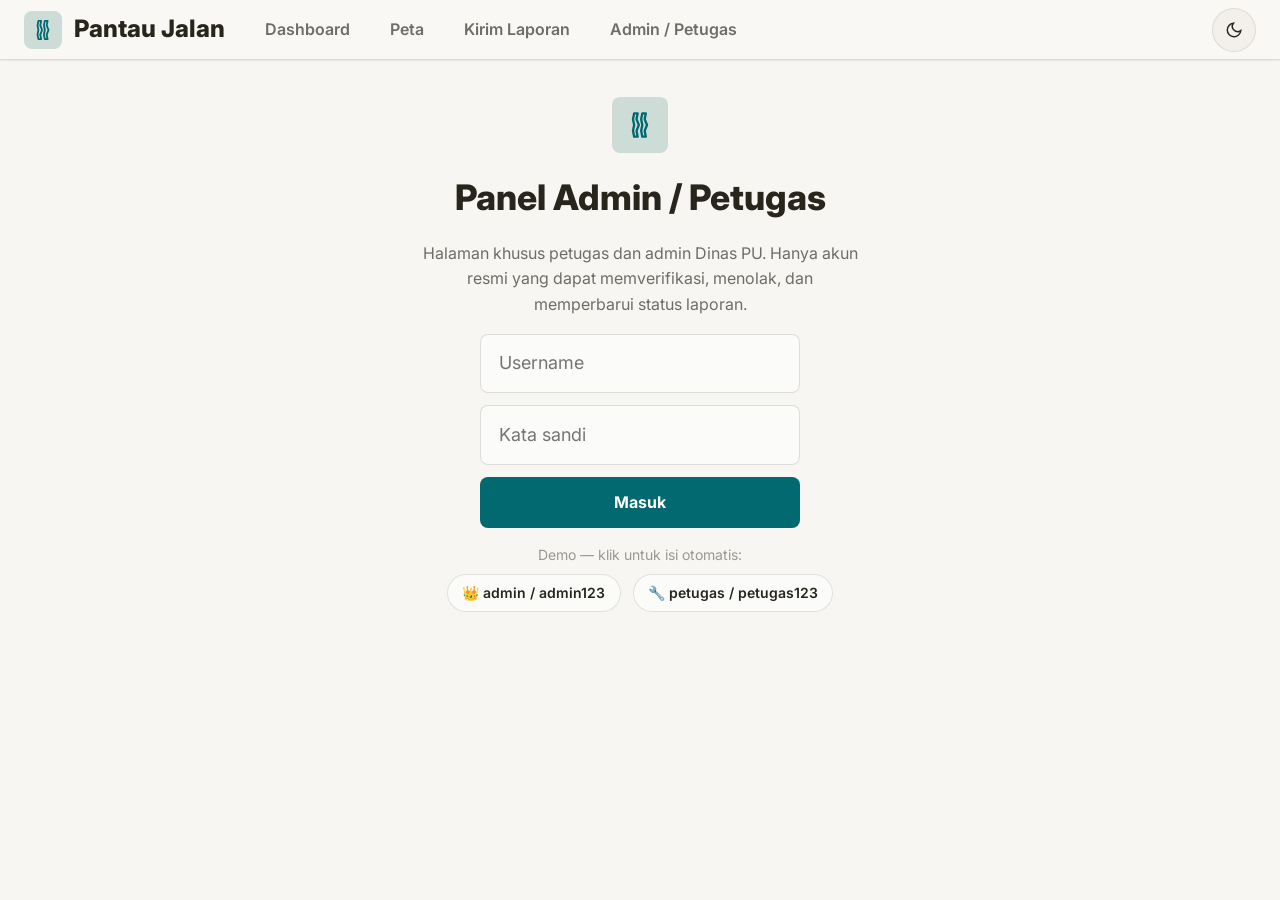
<file: admin.html>
<!DOCTYPE html>
<html lang="id" data-theme="light">
<head>
  <meta charset="UTF-8" />
  <meta name="viewport" content="width=device-width, initial-scale=1.0" />
  <title>Admin / Petugas — Pantau Jalan</title>
  <link rel="preconnect" href="https://fonts.googleapis.com">
  <link rel="preconnect" href="https://fonts.gstatic.com" crossorigin>
  <link href="https://fonts.googleapis.com/css2?family=Inter:wght@400;500;600;700;800&display=swap" rel="stylesheet">
  <link rel="stylesheet" href="assets/style.css" />
  <style>
    .admin-header { display:flex; align-items:center; justify-content:space-between; flex-wrap:wrap; gap:var(--space-4); margin-bottom:var(--space-6); }
    .admin-header h1 { font-size:var(--text-xl); font-weight:800; }
    .stats-grid { display:grid; grid-template-columns:repeat(auto-fit,minmax(180px,1fr)); gap:var(--space-4); margin-bottom:var(--space-6); }
    .stat-card { background:var(--color-surface); border:1px solid rgba(40,37,29,0.08); border-radius:var(--radius-xl); padding:var(--space-5); box-shadow:var(--shadow-sm); }
    .stat-icon { font-size:1.45rem; margin-bottom:var(--space-2); }
    .stat-value { font-size:var(--text-2xl); font-weight:800; line-height:1; margin-bottom:var(--space-1); }
    .stat-label { font-size:var(--text-xs); color:var(--color-text-muted); text-transform:uppercase; letter-spacing:0.07em; font-weight:700; }
    .toolbar { display:flex; align-items:center; gap:var(--space-3); flex-wrap:wrap; padding:var(--space-4) var(--space-5); }
    .toolbar select, .toolbar input { border-radius:var(--radius-md); border:1px solid rgba(40,37,29,0.14); background:var(--color-surface); padding:0.75rem 1rem; font-size:var(--text-sm); }
    .toolbar input { flex:1; min-width:220px; }
    .reports-table-wrap { overflow-x:auto; }
    table { width:100%; border-collapse:collapse; font-size:var(--text-sm); }
    thead { background:var(--color-surface-offset); }
    th { text-align:left; padding:var(--space-3) var(--space-4); font-size:var(--text-xs); text-transform:uppercase; letter-spacing:0.07em; color:var(--color-text-muted); white-space:nowrap; }
    td { padding:var(--space-3) var(--space-4); border-bottom:1px solid var(--color-divider); vertical-align:middle; }
    tr:last-child td { border-bottom:none; }
    tr:hover td { background:var(--color-surface-offset); }
    .action-select { border-radius:var(--radius-sm); border:1px solid rgba(40,37,29,0.12); background:var(--color-surface-2); padding:0.45rem 0.6rem; font-size:var(--text-xs); font-weight:600; cursor:pointer; width:100%; margin-bottom:var(--space-2); }
    .btn-mini { padding:0.5rem 0.75rem; border-radius:var(--radius-sm); font-size:var(--text-xs); font-weight:700; width:100%; text-align:center; }
    .btn-danger { background:rgba(161,44,123,0.1); color:var(--color-error); }
    .btn-danger:hover { background:rgba(161,44,123,0.18); }
    .btn-info { background:var(--color-primary-highlight); color:var(--color-primary); }
    .btn-info:hover { filter:brightness(0.98); }
    .btn-danger-solid { background:var(--color-error); color:#fff; }
    .btn-danger-solid:hover { filter:brightness(0.95); }
    .empty-state { display:flex; flex-direction:column; align-items:center; padding:var(--space-16) var(--space-8); text-align:center; color:var(--color-text-muted); }
    .admin-gate { display:flex; flex-direction:column; align-items:center; justify-content:center; min-height:60dvh; text-align:center; gap:var(--space-4); }
    .admin-gate h2 { font-size:var(--text-xl); font-weight:800; }
    .admin-gate p { color:var(--color-text-muted); max-width:44ch; font-size:var(--text-sm); }
    .login-form { display:flex; flex-direction:column; gap:var(--space-3); width:100%; max-width:320px; }
    .login-form input { border-radius:var(--radius-md); border:1px solid rgba(40,37,29,0.14); background:var(--color-surface-2); padding:0.9rem 1.1rem; font-size:var(--text-base); }
    .accounts-demo { display:flex; gap:var(--space-3); flex-wrap:wrap; justify-content:center; margin-top:var(--space-2); }
    .demo-account-chip { padding:0.4rem 0.9rem; border-radius:var(--radius-full); border:1px solid rgba(40,37,29,0.12); font-size:var(--text-xs); font-weight:600; background:var(--color-surface-2); cursor:pointer; }
    .demo-account-chip:hover { background:var(--color-surface-offset); }
    #admin-content { display:none; }
    .modal-overlay { position:fixed; inset:0; background:rgba(0,0,0,0.45); display:grid; place-items:center; z-index:1000; opacity:0; pointer-events:none; transition:opacity 220ms ease; }
    .modal-overlay.open { opacity:1; pointer-events:all; }
    .modal-box { background:var(--color-surface); border:1px solid rgba(40,37,29,0.1); border-radius:var(--radius-xl); padding:var(--space-8); max-width:460px; width:calc(100% - 2rem); box-shadow:var(--shadow-md); transform:scale(0.96); transition:transform 220ms ease; }
    .modal-overlay.open .modal-box { transform:scale(1); }
    .modal-icon { font-size:2.5rem; margin-bottom:var(--space-4); }
    .modal-box h3 { font-size:var(--text-lg); font-weight:800; margin-bottom:var(--space-2); }
    .modal-box p { color:var(--color-text-muted); font-size:var(--text-sm); margin-bottom:var(--space-5); }
    .modal-actions { display:flex; gap:var(--space-3); justify-content:flex-end; flex-wrap:wrap; }
    .tab-group { display:flex; gap:var(--space-2); border-bottom:2px solid var(--color-divider); margin-bottom:var(--space-2); flex-wrap:wrap; }
    .tab-btn { padding:var(--space-3) var(--space-4); font-size:var(--text-sm); font-weight:700; border-bottom:3px solid transparent; margin-bottom:-2px; color:var(--color-text-muted); border-radius:0; }
    .tab-btn:hover { color:var(--color-text); }
    .tab-btn.active { color:var(--color-primary); border-bottom-color:var(--color-primary); }
    .tab-count { display:inline-flex; align-items:center; justify-content:center; min-width:20px; height:20px; padding:0 6px; border-radius:var(--radius-full); background:var(--color-warning-highlight); color:var(--color-warning); font-size:11px; font-weight:800; margin-left:6px; }
    .tab-count.reject { background:rgba(161,44,123,0.1); color:var(--color-error); }
    .reason-box { margin-top:var(--space-2); padding:var(--space-2) var(--space-3); border-radius:var(--radius-md); background:rgba(161,44,123,0.06); border:1px solid rgba(161,44,123,0.14); font-size:var(--text-xs); color:var(--color-error); max-width:34ch; }
    .pagination { display:flex; align-items:center; justify-content:space-between; gap:var(--space-3); padding:var(--space-4) var(--space-5); flex-wrap:wrap; }
    .pag-btn { padding:0.6rem 0.9rem; border-radius:var(--radius-md); background:var(--color-surface-offset); font-weight:700; }
    .pag-btn:disabled { opacity:0.4; cursor:not-allowed; }
    .pag-info { font-size:var(--text-xs); color:var(--color-text-muted); }
    textarea.reject-textarea { width:100%; min-height:100px; border-radius:var(--radius-md); border:1px solid rgba(40,37,29,0.14); padding:0.85rem 1rem; font-size:var(--text-sm); resize:vertical; background:var(--color-surface-2); margin-bottom:var(--space-3); }
    @media (max-width: 768px) {
      .toolbar { padding:var(--space-4); }
      .stats-grid { grid-template-columns:1fr 1fr; }
      .modal-actions { justify-content:stretch; }
      .modal-actions .btn { width:100%; }
    }
  </style>
  <script>
    (function(){
      var d = localStorage.getItem('theme') || (matchMedia('(prefers-color-scheme:dark)').matches ? 'dark' : 'light');
      document.documentElement.setAttribute('data-theme', d);
    })();
  </script>
</head>
<body>
  <div class="app-shell">
    <nav class="topnav" aria-label="Navigasi utama">
      <a href="index.html" class="nav-brand" aria-label="Pantau Jalan beranda">
        <div class="logo-wrap" aria-hidden="true">
          <svg width="22" height="22" viewBox="0 0 24 24" fill="none" stroke="currentColor" stroke-width="2" stroke-linecap="round" stroke-linejoin="round"><path d="M7 2h3l-1 5 2 5-2 5 1 5H7L6 17l1-5-1-5 1-5Z"/><path d="M14 2h3l-1 5 2 5-2 5 1 5h-3l-1-5 1-5-1-5 1-5Z"/></svg>
        </div>
        Pantau Jalan
      </a>
      <div class="nav-links">
        <a href="index.html"><span class="label">Dashboard</span></a>
        <a href="peta.html"><span class="label">Peta</span></a>
        <a href="laporan.html"><span class="label">Kirim Laporan</span></a>
        <a href="admin.html"><span class="label">Admin / Petugas</span></a>
      </div>
      <div class="nav-end">
        <div id="nav-user-badge"></div>
        <button class="theme-toggle" data-theme-toggle aria-label="Ganti tema">🌙</button>
      </div>
    </nav>

    <main class="page-content">
      <div class="admin-gate" id="admin-gate">
        <div class="logo-wrap" style="width:56px;height:56px;" aria-hidden="true">
          <svg width="28" height="28" viewBox="0 0 24 24" fill="none" stroke="currentColor" stroke-width="2" stroke-linecap="round" stroke-linejoin="round"><path d="M7 2h3l-1 5 2 5-2 5 1 5H7L6 17l1-5-1-5 1-5Z"/><path d="M14 2h3l-1 5 2 5-2 5 1 5h-3l-1-5 1-5-1-5 1-5Z"/></svg>
        </div>
        <h2>Panel Admin / Petugas</h2>
        <p>Halaman khusus petugas dan admin Dinas PU. Hanya akun resmi yang dapat memverifikasi, menolak, dan memperbarui status laporan.</p>
        <form class="login-form" id="login-form" autocomplete="on">
          <input type="text" id="login-username" name="username" placeholder="Username" autocomplete="username" />
          <input type="password" id="login-password" name="password" placeholder="Kata sandi" autocomplete="current-password" />
          <button type="submit" class="btn btn-primary" id="login-btn">Masuk</button>
          <div id="login-error" style="color:var(--color-error);font-size:var(--text-sm);display:none;"></div>
        </form>
        <div>
          <p style="font-size:var(--text-xs);color:var(--color-text-faint);margin-bottom:var(--space-2);">Demo — klik untuk isi otomatis:</p>
          <div class="accounts-demo">
            <button class="demo-account-chip" type="button" data-u="admin" data-p="admin123">👑 admin / admin123</button>
            <button class="demo-account-chip" type="button" data-u="petugas" data-p="petugas123">🔧 petugas / petugas123</button>
          </div>
        </div>
      </div>

      <div id="admin-content">
        <div class="admin-header">
          <div>
            <h1 id="panel-title">Panel Admin</h1>
            <p id="panel-sub">Verifikasi laporan warga, tolak laporan palsu, dan perbarui progres penanganan jalan.</p>
          </div>
          <div style="display:flex;gap:var(--space-3);align-items:center;flex-wrap:wrap;">
            <div id="role-badge-panel"></div>
            <button class="btn btn-secondary" id="demo-btn">+ Data Demo</button>
            <button class="btn btn-ghost" id="logout-btn">Keluar</button>
          </div>
        </div>

        <div id="role-info-box" style="margin-bottom:var(--space-5);"></div>
        <div class="stats-grid" id="stats-grid"></div>

        <div class="card">
          <div class="card-header">
            <div><h2>Kelola Laporan</h2><p>Pisahkan laporan yang menunggu verifikasi, semua laporan aktif, dan laporan yang ditolak.</p></div>
          </div>
          <div class="card-body" style="padding-bottom:0;">
            <div class="tab-group">
              <button class="tab-btn active" data-tab="pending">Perlu Verifikasi <span class="tab-count" id="pending-count">0</span></button>
              <button class="tab-btn" data-tab="all">Semua Laporan</button>
              <button class="tab-btn" data-tab="ditolak">❌ Ditolak <span class="tab-count reject" id="rejected-count">0</span></button>
            </div>
          </div>
          <div class="card-body" style="padding:0;">
            <div class="toolbar">
              <input type="text" id="search-input" placeholder="Cari nama jalan atau deskripsi..." />
              <select id="filter-status">
                <option value="all">Semua status</option>
                <option value="pending">Menunggu verifikasi</option>
                <option value="damaged">Rusak</option>
                <option value="in_progress">Sedang diperbaiki</option>
                <option value="fixed">Selesai diperbaiki</option>
                <option value="reported">Dilaporkan warga</option>
                <option value="ditolak">Ditolak</option>
              </select>
            </div>
            <div class="reports-table-wrap" id="reports-wrap">
              <table aria-label="Tabel laporan">
                <thead>
                  <tr>
                    <th>ID</th>
                    <th>Nama Jalan</th>
                    <th>Deskripsi</th>
                    <th>Pelapor</th>
                    <th>Status</th>
                    <th>Diverifikasi</th>
                    <th>Tanggal</th>
                    <th>Aksi</th>
                  </tr>
                </thead>
                <tbody id="reports-tbody"></tbody>
              </table>
              <div id="pag-container"></div>
            </div>
            <div id="empty-state" class="empty-state" style="display:none;">
              <div style="font-size:2.5rem;margin-bottom:var(--space-3);">📭</div>
              <h3>Tidak ada laporan</h3>
              <p>Tidak ada laporan yang cocok dengan filter ini.</p>
            </div>
          </div>
        </div>
      </div>
    </main>
  </div>

  <div class="modal-overlay" id="delete-modal" role="dialog" aria-modal="true">
    <div class="modal-box">
      <div class="modal-icon">🗑️</div>
      <h3>Hapus laporan ini?</h3>
      <p id="modal-desc">Tindakan ini tidak bisa dibatalkan.</p>
      <div class="modal-actions">
        <button class="btn btn-secondary" id="modal-cancel">Batal</button>
        <button class="btn btn-danger-solid" id="modal-confirm">Ya, hapus</button>
      </div>
    </div>
  </div>

  <div class="modal-overlay" id="reject-modal" role="dialog" aria-modal="true">
    <div class="modal-box">
      <div class="modal-icon">❌</div>
      <h3>Tolak laporan</h3>
      <p>Masukkan alasan penolakan. Alasan ini akan tersimpan sebagai catatan verifikasi.</p>
      <textarea class="reject-textarea" id="reject-reason" placeholder="Contoh: foto tidak sesuai lokasi, laporan duplikat, atau data palsu."></textarea>
      <div id="reject-error" style="display:none;color:var(--color-error);font-size:var(--text-xs);margin-bottom:var(--space-3);"></div>
      <div class="modal-actions">
        <button class="btn btn-secondary" id="reject-cancel">Batal</button>
        <button class="btn btn-danger-solid" id="reject-confirm">Tolak laporan</button>
      </div>
    </div>
  </div>

  <script src="assets/store.js"></script>
  <script src="assets/api.js"></script>
  <script src="assets/nav.js"></script>
  <script src="assets/utils.js"></script>
  <script>
    (function(){
      var r = document.documentElement;
      var d = localStorage.getItem('theme') || (matchMedia('(prefers-color-scheme:dark)').matches ? 'dark' : 'light');
      r.setAttribute('data-theme', d);
      var SVG_SUN  = '<svg width="18" height="18" viewBox="0 0 24 24" fill="none" stroke="currentColor" stroke-width="2"><circle cx="12" cy="12" r="5"/><path d="M12 1v2M12 21v2M4.22 4.22l1.42 1.42M18.36 18.36l1.42 1.42M1 12h2M21 12h2M4.22 19.78l1.42-1.42M18.36 5.64l1.42-1.42"/></svg>';
      var SVG_MOON = '<svg width="18" height="18" viewBox="0 0 24 24" fill="none" stroke="currentColor" stroke-width="2"><path d="M21 12.79A9 9 0 1 1 11.21 3 7 7 0 0 0 21 12.79z"/></svg>';
      var t = document.querySelector('[data-theme-toggle]');
      if (t) {
        t.innerHTML = d === 'dark' ? SVG_SUN : SVG_MOON;
        t.addEventListener('click', function(){
          d = d === 'dark' ? 'light' : 'dark';
          r.setAttribute('data-theme', d);
          localStorage.setItem('theme', d);
          t.innerHTML = d === 'dark' ? SVG_SUN : SVG_MOON;
        });
      }
    })();

    if (typeof initNav === 'function') initNav();
    if (typeof initMobileNav === 'function') initMobileNav();
    if (typeof OfflineIndicator !== 'undefined') OfflineIndicator.init();

    const loginPanel = document.getElementById('admin-gate');
    const mainPanel  = document.getElementById('admin-content');
    const tbody      = document.getElementById('reports-tbody');
    const emptyState = document.getElementById('empty-state');
    const reportsWrap= document.getElementById('reports-wrap');
    const deleteModal= document.getElementById('delete-modal');
    const rejectModal= document.getElementById('reject-modal');
    let currentTab = 'pending';
    let filterStatus = 'all';
    let searchQuery = '';
    let currentPage = 1;
    const PER_PAGE = 10;
    let pendingDeleteId = null;
    let pendingRejectId = null;

    function showLogin() { loginPanel.style.display = 'flex'; mainPanel.style.display = 'none'; }
    function showMain()  { loginPanel.style.display = 'none'; mainPanel.style.display = 'block'; }

    function renderRoleInfo() {
      const user = Auth.getUser();
      if (!user) return;
      document.getElementById('panel-title').textContent = user.role === 'admin' ? 'Panel Admin' : 'Panel Petugas';
      document.getElementById('role-badge-panel').innerHTML = '<span class="nav-role-badge nav-role-'+user.role+'">'+user.role.charAt(0).toUpperCase()+user.role.slice(1)+'</span> <strong>'+user.name+'</strong>';
      const box = document.getElementById('role-info-box');
      if (user.role === 'admin') {
        box.innerHTML = '<div style="padding:var(--space-3) var(--space-4);background:rgba(161,44,123,0.06);border:1px solid rgba(161,44,123,0.2);border-radius:var(--radius-md);font-size:var(--text-xs);font-weight:600;color:var(--color-error);">🔐 Mode Admin — bisa verifikasi, menolak laporan, memperbarui status, dan menghapus laporan permanen.</div>';
      } else {
        box.innerHTML = '<div style="padding:var(--space-3) var(--space-4);background:rgba(1,105,111,0.06);border:1px solid rgba(1,105,111,0.2);border-radius:var(--radius-md);font-size:var(--text-xs);font-weight:600;color:var(--color-primary);">🛡 Mode Petugas — bisa verifikasi, menolak laporan, dan memperbarui status. Fitur hapus permanen hanya untuk admin.</div>';
      }
    }

    function getData() {
      let data = Store.getAll().slice();
      if (currentTab === 'pending') data = data.filter(i => i.status === 'pending');
      if (currentTab === 'ditolak') data = data.filter(i => i.status === 'ditolak');
      if (currentTab === 'all') data = data.filter(i => i.status !== 'pending' && i.status !== 'ditolak');
      if (filterStatus !== 'all') data = data.filter(i => i.status === filterStatus);
      if (searchQuery.trim()) {
        const q = searchQuery.toLowerCase();
        data = data.filter(i => (i.roadName || '').toLowerCase().includes(q) || (i.description || '').toLowerCase().includes(q));
      }
      return data.sort((a,b) => new Date(b.createdAt || 0) - new Date(a.createdAt || 0));
    }

    function renderStats() {
      const stats = Store.getStats ? Store.getStats() : { total:0, pending:0, damaged:0, progress:0, fixed:0 };
      const rejected = Store.getAll().filter(r => r.status === 'ditolak').length;
      document.getElementById('pending-count').textContent = stats.pending || 0;
      document.getElementById('rejected-count').textContent = rejected;
      document.getElementById('stats-grid').innerHTML = [
        { icon:'📋', value:stats.total || Store.getAll().length, label:'Total Laporan', color:'var(--color-text)' },
        { icon:'⏳', value:stats.pending || 0, label:'Perlu Verifikasi', color:'#7a7974' },
        { icon:'🔴', value:stats.damaged || 0, label:'Rusak', color:'#d13d4f' },
        { icon:'🟡', value:stats.progress || 0, label:'Diperbaiki', color:'#d18a1f' },
        { icon:'🟢', value:stats.fixed || 0, label:'Selesai', color:'#4b9b53' },
        { icon:'❌', value:rejected, label:'Ditolak', color:'var(--color-error)' }
      ].map(k => '<div class="stat-card"><div class="stat-icon">'+k.icon+'</div><div class="stat-value" style="color:'+k.color+';">'+k.value+'</div><div class="stat-label">'+k.label+'</div></div>').join('');
    }

    function statusOptions(item) {
      const allowed = ['damaged','in_progress','fixed','reported'];
      return allowed.map(k => {
        const meta = Store.statusMeta[k] || { label:k };
        return '<option value="'+k+'"'+(item.status===k?' selected':'')+'>'+meta.label+'</option>';
      }).join('');
    }

    function buildRowHTML(item) {
      const meta = Store.statusMeta[item.status] || { label:item.status, color:'#888' };
      const isAdmin = Auth.getUser()?.role === 'admin';
      const isOfficer = Auth.isOfficer && Auth.isOfficer();
      const shortDesc = (item.description || '').length > 70 ? item.description.slice(0,70)+'…' : (item.description || '-');
      const verifiedBy = item.verifiedBy ? '<span style="color:var(--color-success);font-weight:700;">✓ '+item.verifiedBy+'</span>' : '<span style="color:var(--color-text-faint);">Belum</span>';
      let actions = '<a href="detail.html?id='+item.id+'" class="btn-mini btn-info">Detail</a>';

      if (currentTab === 'pending' && isOfficer) {
        actions = '<select class="action-select" data-id="'+item.id+'">'+statusOptions(item)+'</select>'
          + '<button class="btn-mini btn-danger reject-btn" data-id="'+item.id+'">❌ Tolak</button>'
          + '<a href="detail.html?id='+item.id+'" class="btn-mini btn-info">Detail</a>';
      } else if (currentTab === 'all' && isOfficer) {
        actions = '<select class="action-select" data-id="'+item.id+'">'+statusOptions(item)+'</select>'
          + '<a href="detail.html?id='+item.id+'" class="btn-mini btn-info">Detail</a>'
          + (isAdmin ? '<button class="btn-mini btn-danger-solid del-btn" data-del="'+item.id+'">Hapus</button>' : '');
      } else if (currentTab === 'ditolak') {
        actions = '<a href="detail.html?id='+item.id+'" class="btn-mini btn-info">Detail</a>'
          + (isAdmin ? '<button class="btn-mini btn-danger-solid del-btn" data-del="'+item.id+'">Hapus</button>' : '');
      }

      const reason = item.rejection_reason ? '<div class="reason-box"><strong>Alasan:</strong> '+item.rejection_reason+'</div>' : '';

      return '<tr>'
        + '<td><span style="font-family:monospace;font-size:11px;">'+String(item.id).slice(-6)+'</span></td>'
        + '<td><strong>'+item.roadName+'</strong>'+reason+'</td>'
        + '<td><span style="color:var(--color-text-muted);">'+shortDesc+'</span></td>'
        + '<td>'+(item.reporter || 'Anonim')+'</td>'
        + '<td><span class="badge '+item.status+'" style="background:'+meta.color+'20;color:'+meta.color+';border:1px solid '+meta.color+'40;">'+meta.label+'</span></td>'
        + '<td>'+verifiedBy+'</td>'
        + '<td><span style="font-size:var(--text-xs);color:var(--color-text-muted);">'+Store.formatDate(item.createdAt)+'</span></td>'
        + '<td style="min-width:170px;">'+actions+'</td>'
        + '</tr>';
    }

    function bindActionEvents() {
      document.querySelectorAll('.action-select').forEach(sel => {
        sel.addEventListener('change', async function(){
          const id = this.dataset.id;
          const status = this.value;
          try {
            if (Api.isOnline) await Api.updateStatus(id, status, 'Status diperbarui dari panel admin.');
            const item = Store.getById(id);
            if (item) {
              item.status = status;
              item.verifiedBy = Auth.getUser()?.name || item.verifiedBy;
              item.updatedAt = new Date().toISOString();
            }
            await loadAdminData();
            Toast.success('Status laporan diperbarui.');
          } catch (e) {
            Toast.error(e.message || 'Gagal memperbarui status.');
          }
        });
      });

      document.querySelectorAll('.reject-btn').forEach(btn => {
        btn.addEventListener('click', function(){
          pendingRejectId = this.dataset.id;
          document.getElementById('reject-reason').value = '';
          document.getElementById('reject-error').style.display = 'none';
          rejectModal.classList.add('open');
        });
      });

      document.querySelectorAll('.del-btn').forEach(btn => {
        btn.addEventListener('click', function(){
          pendingDeleteId = this.dataset.del;
          const item = Store.getById(pendingDeleteId);
          document.getElementById('modal-desc').textContent = 'Laporan "'+(item ? item.roadName : pendingDeleteId)+'" akan dihapus permanen.';
          deleteModal.classList.add('open');
        });
      });
    }

    function renderTable() {
      renderStats();
      const data = getData();
      if (!data.length) {
        tbody.innerHTML = '';
        reportsWrap.style.display = 'none';
        emptyState.style.display = 'flex';
        document.getElementById('pag-container').innerHTML = '';
        return;
      }
      reportsWrap.style.display = '';
      emptyState.style.display = 'none';
      const totalPages = Math.ceil(data.length / PER_PAGE);
      if (currentPage > totalPages) currentPage = totalPages || 1;
      const start = (currentPage - 1) * PER_PAGE;
      const paged = data.slice(start, start + PER_PAGE);
      tbody.innerHTML = paged.map(buildRowHTML).join('');
      bindActionEvents();
      const pag = document.getElementById('pag-container');
      if (totalPages <= 1) {
        pag.innerHTML = '';
      } else {
        pag.innerHTML = '<div class="pagination">'
          + '<button class="pag-btn" id="pag-prev" '+(currentPage<=1?'disabled':'')+'>‹ Sebelumnya</button>'
          + '<span class="pag-info">Halaman '+currentPage+' / '+totalPages+' ('+data.length+' data)</span>'
          + '<button class="pag-btn" id="pag-next" '+(currentPage>=totalPages?'disabled':'')+'>Berikutnya ›</button>'
          + '</div>';
        document.getElementById('pag-prev')?.addEventListener('click', () => { currentPage--; renderTable(); });
        document.getElementById('pag-next')?.addEventListener('click', () => { currentPage++; renderTable(); });
      }
    }

    async function loadAdminData(page = 1) {
      try {
        if (Api.isOnline) {
          const res = await Api.getAdminReports({ status:'all', search:'', page, perPage: 10 });
          Store._overrideData(res.data || res);
        }
      } catch(e) {
        console.warn('Admin data fallback ke Store:', e.message);
      }
      renderTable();
    }

    // Ambil CSRF token saat halaman load (untuk protect aksi POST)
    if (Api.isOnline) Api.fetchCsrfToken();

    if (Auth.getUser()) {
      renderRoleInfo();
      showMain();
      loadAdminData();
      initSSE(); // mulai notifikasi real-time
    } else {
      showLogin();
    }

    // ── SSE: Notifikasi real-time laporan baru ────────────────
    let _sseSource = null;
    function initSSE() {
      if (!Api.isOnline || !window.EventSource) return;
      if (_sseSource) { _sseSource.close(); _sseSource = null; }

      const BASE_URL = location.origin + location.pathname.replace(/\/[^/]*$/, '');
      _sseSource = new EventSource(BASE_URL + '/api/sse.php', { withCredentials: true });

      _sseSource.addEventListener('new_report', (e) => {
        const payload = JSON.parse(e.data);
        // Toast notifikasi
        Toast.info(`🔔 ${payload.message}`, 7000);
        // Update badge pending di tab
        const badge = document.getElementById('pending-count');
        if (badge) {
          const cur = parseInt(badge.textContent) || 0;
          badge.textContent = cur + payload.count;
          badge.style.animation = 'none';
          setTimeout(() => badge.style.animation = '', 10);
        }
        // Reload data tabel otomatis
        loadAdminData();
      });

      _sseSource.addEventListener('stats_update', (e) => {
        const payload = JSON.parse(e.data);
        const badge = document.getElementById('pending-count');
        if (badge) badge.textContent = payload.pending || 0;
      });

      _sseSource.addEventListener('error', () => {
        // EventSource auto-reconnect, tidak perlu handle manual
        console.warn('SSE: koneksi terputus, mencoba reconnect...');
      });
    }

    // Tutup SSE saat halaman ditutup
    window.addEventListener('beforeunload', () => {
      if (_sseSource) _sseSource.close();
    });

    document.getElementById('login-form').addEventListener('submit', async function(e){
      e.preventDefault();
      FormError.clearAll('login-form');
      const uVal = Sanitize.text(document.getElementById('login-username')?.value || '');
      const pVal = Sanitize.text(document.getElementById('login-password')?.value || '');
      const vRes = Validate.loginForm({ username: uVal, password: pVal });
      if (!vRes.ok) { FormError.showAll(vRes.errors); return; }
      LoadingBtn.start('login-btn', 'Masuk...');
      const errEl = document.getElementById('login-error');
      errEl.style.display = 'none';
      try {
        if (Api.isOnline) {
          const apiUser = await Api.login(uVal, pVal);
          if (apiUser) Auth._setUser(apiUser);
        } else {
          const ok = Auth.login(uVal, pVal);
          if (!ok) throw new Error('Username atau password salah.');
        }
        LoadingBtn.stop('login-btn');
        renderRoleInfo();
        showMain();
        await loadAdminData();
      } catch(err) {
        LoadingBtn.stop('login-btn');
        errEl.textContent = err.message || 'Login gagal. Coba lagi.';
        errEl.style.display = 'block';
      }
    });

    document.querySelectorAll('.demo-account-chip').forEach(btn => {
      btn.addEventListener('click', function(){
        document.getElementById('login-username').value = btn.dataset.u;
        document.getElementById('login-password').value = btn.dataset.p;
        document.getElementById('login-error').style.display = 'none';
      });
    });

    document.getElementById('search-input').addEventListener('input', function(e){ searchQuery = e.target.value; currentPage = 1; renderTable(); });
    document.getElementById('filter-status').addEventListener('change', function(e){ filterStatus = e.target.value; currentPage = 1; renderTable(); });
    document.querySelectorAll('.tab-btn').forEach(btn => {
      btn.addEventListener('click', function(){
        document.querySelectorAll('.tab-btn').forEach(b => b.classList.remove('active'));
        btn.classList.add('active');
        currentTab = btn.dataset.tab;
        filterStatus = currentTab === 'pending' ? 'pending' : (currentTab === 'ditolak' ? 'ditolak' : 'all');
        document.getElementById('filter-status').value = filterStatus;
        currentPage = 1;
        renderTable();
      });
    });

    document.getElementById('demo-btn')?.addEventListener('click', async function(){
      Store.addDemoData();
      Toast.info('2 data demo warga ditambahkan.');
      await loadAdminData();
    });

    document.getElementById('logout-btn')?.addEventListener('click', function(){
      Auth.logout();
      showLogin();
    });

    document.getElementById('modal-cancel').addEventListener('click', function(){
      deleteModal.classList.remove('open');
      pendingDeleteId = null;
    });
    document.getElementById('modal-confirm').addEventListener('click', async function(){
      if (!pendingDeleteId) return;
      try {
        if (Api.isOnline) await Api.deleteReport(pendingDeleteId);
        Store.deleteReport(pendingDeleteId);
        Toast.success('Laporan berhasil dihapus.');
        deleteModal.classList.remove('open');
        pendingDeleteId = null;
        await loadAdminData();
      } catch(e) {
        Toast.error(e.message || 'Gagal menghapus laporan.');
      }
    });

    document.getElementById('reject-cancel').addEventListener('click', function(){
      rejectModal.classList.remove('open');
      pendingRejectId = null;
    });
    document.getElementById('reject-confirm').addEventListener('click', async function(){
      const reason = document.getElementById('reject-reason').value.trim();
      const errBox = document.getElementById('reject-error');
      if (reason.length < 5) {
        errBox.textContent = 'Alasan penolakan minimal 5 karakter.';
        errBox.style.display = 'block';
        return;
      }
      try {
        if (Api.isOnline) await Api.rejectReport(pendingRejectId, reason);
        const item = Store.getById(pendingRejectId);
        if (item) {
          item.status = 'ditolak';
          item.rejection_reason = reason;
          item.verifiedBy = Auth.getUser()?.name || item.verifiedBy;
          item.updatedAt = new Date().toISOString();
        }
        rejectModal.classList.remove('open');
        pendingRejectId = null;
        Toast.success('Laporan berhasil ditolak.');
        await loadAdminData();
      } catch(e) {
        errBox.textContent = e.message || 'Gagal menolak laporan.';
        errBox.style.display = 'block';
      }
    });
  </script>
</body>
</html>
</file>
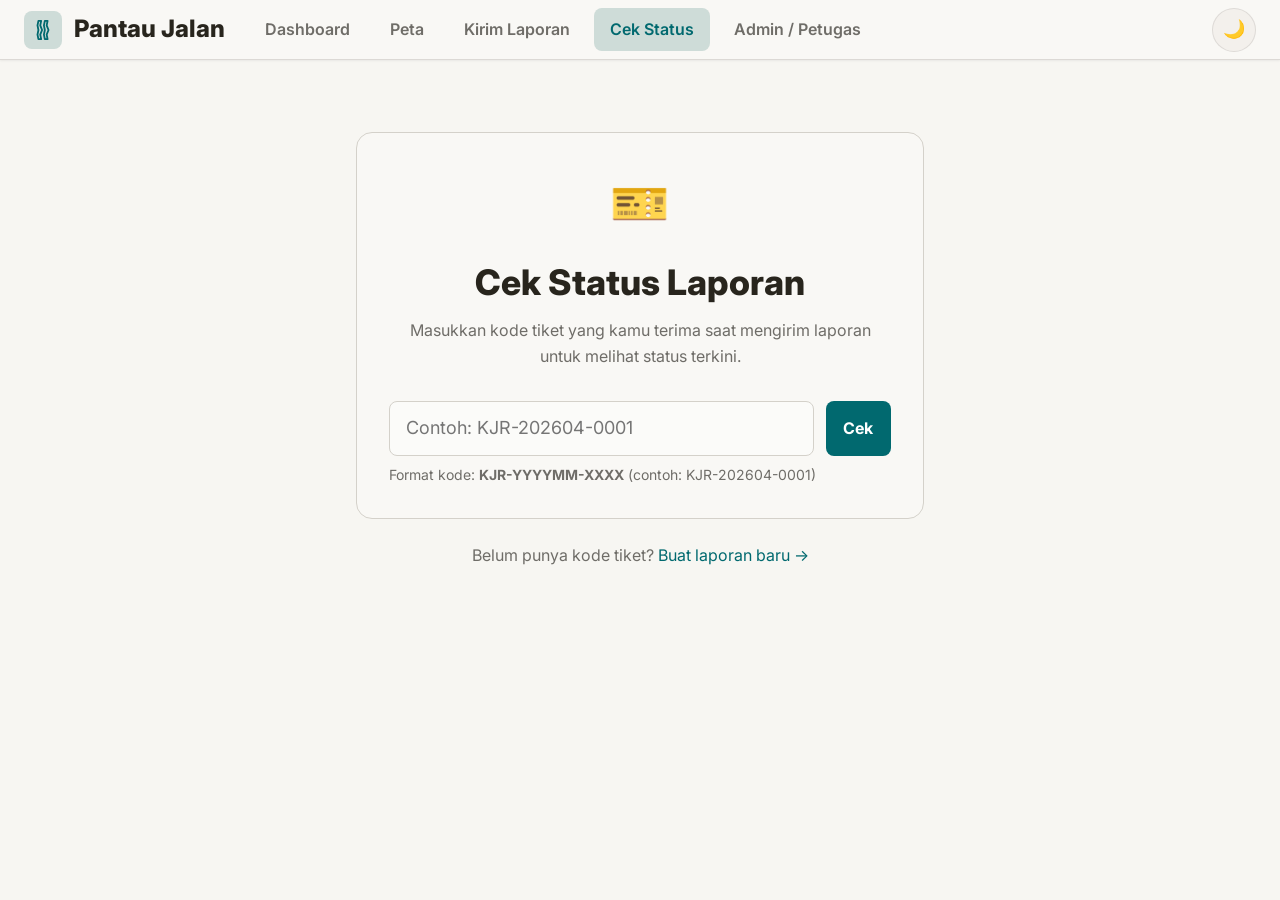
<file: cek-status.html>
<!DOCTYPE html>
<html lang="id" data-theme="light">
<head>
  <meta charset="UTF-8"/>
  <meta name="viewport" content="width=device-width, initial-scale=1.0"/>
  <title>Cek Status Laporan — Pantau Jalan</title>
  <link rel="preconnect" href="https://fonts.googleapis.com">
  <link rel="preconnect" href="https://fonts.gstatic.com" crossorigin>
  <link href="https://fonts.googleapis.com/css2?family=Inter:wght@400;500;600;700;800&display=swap" rel="stylesheet">
  <link rel="stylesheet" href="assets/style.css"/>
  <script>
    (function(){
      var t = document.querySelector('[data-theme-toggle]');
      var r = document.documentElement;
      var d = localStorage.getItem('theme') || (matchMedia('(prefers-color-scheme:dark)').matches ? 'dark' : 'light');
      r.setAttribute('data-theme', d);
      if (t) {
        t.innerHTML = d === 'dark'
          ? '<svg width="18" height="18" viewBox="0 0 24 24" fill="none" stroke="currentColor" stroke-width="2"><circle cx="12" cy="12" r="5"/><path d="M12 1v2M12 21v2M4.22 4.22l1.42 1.42M18.36 18.36l1.42 1.42M1 12h2M21 12h2M4.22 19.78l1.42-1.42M18.36 5.64l1.42-1.42"/></svg>'
          : '<svg width="18" height="18" viewBox="0 0 24 24" fill="none" stroke="currentColor" stroke-width="2"><path d="M21 12.79A9 9 0 1 1 11.21 3 7 7 0 0 0 21 12.79z"/></svg>';
        t.addEventListener('click', function(){
          d = d === 'dark' ? 'light' : 'dark';
          r.setAttribute('data-theme', d);
          localStorage.setItem('theme', d);
          t.innerHTML = d === 'dark'
            ? '<svg width="18" height="18" viewBox="0 0 24 24" fill="none" stroke="currentColor" stroke-width="2"><circle cx="12" cy="12" r="5"/><path d="M12 1v2M12 21v2M4.22 4.22l1.42 1.42M18.36 18.36l1.42 1.42M1 12h2M21 12h2M4.22 19.78l1.42-1.42M18.36 5.64l1.42-1.42"/></svg>'
            : '<svg width="18" height="18" viewBox="0 0 24 24" fill="none" stroke="currentColor" stroke-width="2"><path d="M21 12.79A9 9 0 1 1 11.21 3 7 7 0 0 0 21 12.79z"/></svg>';
        });
      }
    })();
  </script>
  <style>
    .cek-wrap {
      max-width: 600px;
      margin: var(--space-12) auto;
      padding: 0 var(--space-4);
    }
    .cek-card {
      background: var(--color-surface);
      border: 1px solid var(--color-border);
      border-radius: var(--radius-xl);
      padding: var(--space-8);
    }
    .cek-header {
      text-align: center;
      margin-bottom: var(--space-8);
    }
    .cek-icon { font-size: 3rem; margin-bottom: var(--space-3); }
    .cek-header h1 { font-size: var(--text-xl); font-weight: 800; margin-bottom: var(--space-2); }
    .cek-header p  { color: var(--color-text-muted); font-size: var(--text-sm); }

    .input-group { display: flex; gap: var(--space-3); }
    .input-group input {
      flex: 1;
      padding: var(--space-3) var(--space-4);
      border: 1.5px solid var(--color-border);
      border-radius: var(--radius-md);
      font-size: var(--text-base);
      background: var(--color-surface-2);
      color: var(--color-text);
      text-transform: uppercase;
      letter-spacing: .05em;
      font-weight: 600;
      transition: border-color var(--transition-interactive);
    }
    .input-group input:focus { outline: none; border-color: var(--color-primary); }
    .input-group input::placeholder { text-transform: none; letter-spacing: 0; font-weight: 400; }

    /* Hasil */
    #result { margin-top: var(--space-6); display: none; }
    .result-card {
      background: var(--color-surface-2);
      border: 1px solid var(--color-border);
      border-radius: var(--radius-lg);
      overflow: hidden;
    }
    .result-header {
      padding: var(--space-5) var(--space-6);
      border-bottom: 1px solid var(--color-border);
      display: flex;
      align-items: center;
      justify-content: space-between;
      flex-wrap: wrap;
      gap: var(--space-3);
    }
    .result-body { padding: var(--space-5) var(--space-6); }
    .result-meta { display: grid; gap: var(--space-2); margin-bottom: var(--space-5); }
    .result-meta-row {
      display: flex;
      gap: var(--space-3);
      font-size: var(--text-sm);
    }
    .result-meta-row .label { color: var(--color-text-muted); min-width: 120px; flex-shrink: 0; }
    .result-meta-row .value { color: var(--color-text); font-weight: 500; }

    /* Timeline */
    .timeline { display: flex; flex-direction: column; gap: 0; }
    .tl-item {
      display: flex;
      gap: var(--space-3);
      padding-bottom: var(--space-4);
      position: relative;
    }
    .tl-item:not(:last-child)::before {
      content: '';
      position: absolute;
      left: 15px;
      top: 32px;
      bottom: 0;
      width: 2px;
      background: var(--color-divider);
    }
    .tl-dot {
      width: 32px;
      height: 32px;
      border-radius: 50%;
      background: var(--color-surface-offset);
      border: 2px solid var(--color-border);
      display: flex;
      align-items: center;
      justify-content: center;
      font-size: 14px;
      flex-shrink: 0;
      z-index: 1;
    }
    .tl-content { flex: 1; padding-top: 4px; }
    .tl-content strong { font-size: var(--text-sm); display: block; }
    .tl-content small { color: var(--color-text-muted); font-size: var(--text-xs); }

    .rejection-box {
      background: var(--color-error-highlight);
      border: 1px solid var(--color-error);
      border-radius: var(--radius-md);
      padding: var(--space-4);
      margin-top: var(--space-4);
      font-size: var(--text-sm);
    }
    .rejection-box strong { color: var(--color-error); display: block; margin-bottom: 4px; }

    .error-msg {
      background: var(--color-error-highlight);
      border: 1px solid var(--color-error);
      border-radius: var(--radius-md);
      padding: var(--space-4);
      color: var(--color-error);
      font-size: var(--text-sm);
      text-align: center;
      margin-top: var(--space-4);
      display: none;
    }
  </style>
</head>
<body>
  <div class="app-shell">
    <nav class="topnav" aria-label="Navigasi utama">
      <a href="index.html" class="nav-brand" aria-label="Pantau Jalan beranda">
        <div class="logo-wrap" aria-hidden="true">
          <svg width="22" height="22" viewBox="0 0 24 24" fill="none" stroke="currentColor" stroke-width="2" stroke-linecap="round" stroke-linejoin="round"><path d="M7 2h3l-1 5 2 5-2 5 1 5H7L6 17l1-5-1-5 1-5Z"/><path d="M14 2h3l-1 5 2 5-2 5 1 5h-3l-1-5 1-5-1-5 1-5Z"/></svg>
        </div>
        Pantau Jalan
      </a>
      <div class="nav-links">
        <a href="index.html"><span class="label">Dashboard</span></a>
        <a href="peta.html"><span class="label">Peta</span></a>
        <a href="laporan.html"><span class="label">Kirim Laporan</span></a>
        <a href="cek-status.html" class="active"><span class="label">Cek Status</span></a>
        <a href="admin.html"><span class="label">Admin / Petugas</span></a>
      </div>
      <div class="nav-end">
        <div id="nav-user-badge"></div>
        <button class="theme-toggle" data-theme-toggle aria-label="Ganti tema">🌙</button>
      </div>
    </nav>

    <main class="page-content">
    <div class="cek-wrap">
      <div class="cek-card">
        <div class="cek-header">
          <div class="cek-icon">🎫</div>
          <h1>Cek Status Laporan</h1>
          <p>Masukkan kode tiket yang kamu terima saat mengirim laporan untuk melihat status terkini.</p>
        </div>

        <div class="input-group">
          <input
            type="text"
            id="kode-input"
            placeholder="Contoh: KJR-202604-0001"
            maxlength="16"
            autocomplete="off"
            spellcheck="false"
          />
          <button class="btn btn-primary" id="cek-btn" onclick="cekStatus()">Cek</button>
        </div>
        <p style="font-size:var(--text-xs);color:var(--color-text-muted);margin-top:var(--space-2);">
          Format kode: <strong>KJR-YYYYMM-XXXX</strong> (contoh: KJR-202604-0001)
        </p>

        <div id="error-msg" class="error-msg"></div>

        <div id="result"></div>
      </div>

      <p style="text-align:center;margin-top:var(--space-6);font-size:var(--text-sm);color:var(--color-text-muted);">
        Belum punya kode tiket? <a href="laporan.html" style="color:var(--color-primary);">Buat laporan baru →</a>
      </p>
    </div>
  </main>

  <script src="assets/store.js"></script>
  <script src="assets/utils.js"></script>
  <script>

    const statusMeta = {
      pending:     { icon: '⏳', label: 'Menunggu Verifikasi',  color: 'var(--color-warning)'  },
      dilaporkan:  { icon: '📋', label: 'Sudah Dilaporkan',     color: 'var(--color-blue)'     },
      damaged:     { icon: '🔴', label: 'Dikonfirmasi Rusak',   color: 'var(--color-error)'    },
      in_progress: { icon: '🔧', label: 'Sedang Diperbaiki',    color: 'var(--color-orange)'   },
      fixed:       { icon: '✅', label: 'Sudah Diperbaiki',     color: 'var(--color-success)'  },
      reported:    { icon: '📋', label: 'Dilaporkan ke Dinas',  color: 'var(--color-blue)'     },
      ditolak:     { icon: '❌', label: 'Laporan Ditolak',      color: 'var(--color-error)'    },
    };

    function formatDate(dt) {
      if (!dt) return '-';
      return new Date(dt).toLocaleDateString('id-ID', {
        day: '2-digit', month: 'long', year: 'numeric',
        hour: '2-digit', minute: '2-digit'
      });
    }

    // Auto-format input jadi uppercase
    document.getElementById('kode-input').addEventListener('input', function() {
      const pos = this.selectionStart;
      this.value = this.value.toUpperCase().replace(/[^A-Z0-9\-]/g, '');
      this.setSelectionRange(pos, pos);
    });

    // Enter key submit
    document.getElementById('kode-input').addEventListener('keydown', function(e) {
      if (e.key === 'Enter') cekStatus();
    });

    async function cekStatus() {
      const kode = document.getElementById('kode-input').value.trim().toUpperCase();
      const errEl = document.getElementById('error-msg');
      const resultEl = document.getElementById('result');
      const btn = document.getElementById('cek-btn');

      errEl.style.display = 'none';
      resultEl.style.display = 'none';

      if (!kode) {
        errEl.textContent = 'Kode tiket tidak boleh kosong.';
        errEl.style.display = 'block';
        return;
      }

      if (!/^KJR-\d{6}-\d{4}$/.test(kode)) {
        errEl.textContent = 'Format kode tidak valid. Gunakan format KJR-YYYYMM-XXXX (contoh: KJR-202604-0001)';
        errEl.style.display = 'block';
        return;
      }

      btn.disabled = true;
      btn.textContent = 'Mencari...';

      try {
        const isOnline = location.protocol !== 'file:';
        if (!isOnline) throw new Error('Mode offline tidak mendukung cek tiket. Buka via localhost.');

        const base = location.origin + location.pathname.replace(/\/[^/]*$/, '');
        const res  = await fetch(`${base}/api/cek_tiket.php?kode=${encodeURIComponent(kode)}`, {
          credentials: 'include'
        });
        const json = await res.json();

        if (!json.success) throw new Error(json.message);

        renderResult(json.data);
      } catch(e) {
        errEl.textContent = e.message || 'Laporan tidak ditemukan.';
        errEl.style.display = 'block';
      } finally {
        btn.disabled = false;
        btn.textContent = 'Cek';
      }
    }

    function renderResult(d) {
      const meta    = statusMeta[d.status] || { icon: '⚪', label: d.status, color: '#7a7974' };
      const history = Array.isArray(d.history) ? d.history : [];

      const timelineHTML = history.map(h => {
        const hMeta = statusMeta[h.status] || { icon: '⚪', label: h.status };
        return `
          <div class="tl-item">
            <div class="tl-dot">${hMeta.icon}</div>
            <div class="tl-content">
              <strong>${hMeta.label}</strong>
              <small>${h.note || ''} · ${h.actor || ''} · ${formatDate(h.timestamp)}</small>
            </div>
          </div>`;
      }).join('');

      const rejectionHTML = d.status === 'ditolak' && d.rejection_reason
        ? `<div class="rejection-box">
            <strong>❌ Alasan Penolakan</strong>
            ${d.rejection_reason}
           </div>` : '';

      const resultEl = document.getElementById('result');
      resultEl.style.display = 'block';
      resultEl.innerHTML = `
        <div class="result-card">
          <div class="result-header">
            <div>
              <p style="font-size:var(--text-xs);color:var(--color-text-muted);margin-bottom:4px;">Kode Tiket</p>
              <strong style="font-size:var(--text-lg);color:var(--color-primary);letter-spacing:.05em;">${d.ticket_code}</strong>
            </div>
            <span class="badge ${d.status}">${meta.icon} ${meta.label}</span>
          </div>
          <div class="result-body">
            <div class="result-meta">
              <div class="result-meta-row">
                <span class="label">📍 Nama Jalan</span>
                <span class="value">${d.road_name}</span>
              </div>
              <div class="result-meta-row">
                <span class="label">👤 Pelapor</span>
                <span class="value">${d.reporter || 'Anonim'}</span>
              </div>
              <div class="result-meta-row">
                <span class="label">📅 Dilaporkan</span>
                <span class="value">${formatDate(d.created_at)}</span>
              </div>
              <div class="result-meta-row">
                <span class="label">🔄 Diperbarui</span>
                <span class="value">${formatDate(d.updated_at)}</span>
              </div>
            </div>

            ${rejectionHTML}

            ${history.length > 0 ? `
            <div style="margin-top:var(--space-5);">
              <p style="font-size:var(--text-sm);font-weight:700;margin-bottom:var(--space-4);">Riwayat Status</p>
              <div class="timeline">${timelineHTML}</div>
            </div>` : ''}

            <div style="margin-top:var(--space-5);display:flex;gap:var(--space-3);flex-wrap:wrap;">
              <a href="${d.detail_url}" class="btn btn-primary">🔍 Lihat Detail Lengkap</a>
              <a href="peta.html" class="btn btn-secondary">🗺️ Lihat di Peta</a>
            </div>
          </div>
        </div>`;
    }

    // Baca kode dari URL query string jika ada (?kode=KJR-...)
    const urlKode = new URLSearchParams(location.search).get('kode');
    if (urlKode) {
      document.getElementById('kode-input').value = urlKode.toUpperCase();
      cekStatus();
    }
  </script>
    </main>
  </div>
</body>
</html>
</file>
<file: assets/style.css>
/* ===========================
   Pantau Jalan — Design Tokens
   =========================== */
:root, [data-theme="light"] {
  --text-xs:   clamp(0.75rem,  0.7rem  + 0.25vw, 0.875rem);
  --text-sm:   clamp(0.875rem, 0.8rem  + 0.35vw, 1rem);
  --text-base: clamp(1rem,     0.95rem + 0.25vw, 1.125rem);
  --text-lg:   clamp(1.125rem, 1rem    + 0.75vw, 1.5rem);
  --text-xl:   clamp(1.5rem,   1.2rem  + 1.25vw, 2.25rem);
  --space-1: 0.25rem; --space-2: 0.5rem; --space-3: 0.75rem;
  --space-4: 1rem; --space-5: 1.25rem; --space-6: 1.5rem;
  --space-8: 2rem; --space-10: 2.5rem; --space-12: 3rem; --space-16: 4rem;
  --radius-sm: 0.375rem; --radius-md: 0.5rem; --radius-lg: 0.75rem;
  --radius-xl: 1rem; --radius-full: 9999px;
  --color-bg:             #f7f6f2;
  --color-surface:        #f9f8f5;
  --color-surface-2:      #fbfbf9;
  --color-surface-offset: #f3f0ec;
  --color-border:         #d4d1ca;
  --color-divider:        #dcd9d5;
  --color-text:           #28251d;
  --color-text-muted:     #6f6d68;
  --color-text-faint:     #9a9892;
  --color-primary:        #01696f;
  --color-primary-hover:  #0c4e54;
  --color-primary-highlight: #cedcd8;
  --color-success:        #437a22;
  --color-warning:        #964219;
  --color-error:          #a12c7b;
  --shadow-sm: 0 1px 2px rgba(24,22,18,0.06);
  --shadow-md: 0 8px 24px rgba(24,22,18,0.09);
  --font-body: 'Inter', sans-serif;
  --transition: 180ms cubic-bezier(0.16, 1, 0.3, 1);
}
[data-theme="dark"] {
  --color-bg:             #171614;
  --color-surface:        #1c1b19;
  --color-surface-2:      #201f1d;
  --color-surface-offset: #22211f;
  --color-border:         #393836;
  --color-divider:        #262523;
  --color-text:           #ece8df;
  --color-text-muted:     #b1aca1;
  --color-text-faint:     #7b776d;
  --color-primary:        #4f98a3;
  --color-primary-hover:  #6fb4be;
  --color-primary-highlight: #273739;
  --color-success:        #7cb35a;
  --color-warning:        #d28352;
  --color-error:          #df82bb;
  --shadow-sm: 0 1px 2px rgba(0,0,0,0.2);
  --shadow-md: 0 8px 24px rgba(0,0,0,0.35);
}

/* ===========================
   Base Reset
   =========================== */
*, *::before, *::after { box-sizing: border-box; margin: 0; padding: 0; }
html { scroll-behavior: smooth; -webkit-text-size-adjust: none; text-size-adjust: none; }
body {
  min-height: 100dvh;
  font-family: var(--font-body);
  font-size: var(--text-base);
  line-height: 1.6;
  background: var(--color-bg);
  color: var(--color-text);
  -webkit-font-smoothing: antialiased;
}
img, svg { display: block; max-width: 100%; height: auto; }
button, input, textarea, select { font: inherit; color: inherit; }
button { border: none; cursor: pointer; background: none; }
a { color: inherit; text-decoration: none; }
:focus-visible { outline: 2px solid var(--color-primary); outline-offset: 3px; border-radius: var(--radius-sm); }
@media (prefers-reduced-motion: reduce) {
  *, *::before, *::after { animation-duration: 0.01ms !important; transition-duration: 0.01ms !important; scroll-behavior: auto !important; }
}

/* ===========================
   Layout Shell
   =========================== */
.app-shell {
  display: grid;
  grid-template-rows: auto 1fr;
  min-height: 100dvh;
}

/* ===========================
   Top Navigation
   =========================== */
.topnav {
  background: var(--color-surface);
  border-bottom: 1px solid var(--color-divider);
  padding: 0 var(--space-6);
  display: flex;
  align-items: center;
  gap: var(--space-6);
  height: 60px;
  position: sticky;
  top: 0;
  z-index: 100;
  box-shadow: var(--shadow-sm);
}
.nav-brand {
  display: flex;
  align-items: center;
  gap: var(--space-3);
  flex-shrink: 0;
  font-weight: 800;
  font-size: var(--text-lg);
  line-height: 1.1;
}
.logo-wrap {
  width: 38px; height: 38px;
  border-radius: var(--radius-md);
  background: var(--color-primary-highlight);
  color: var(--color-primary);
  display: grid; place-items: center;
  flex-shrink: 0;
}
.nav-links {
  display: flex;
  align-items: center;
  gap: var(--space-2);
  flex: 1;
  overflow-x: auto;
}
.nav-links a {
  display: flex;
  align-items: center;
  gap: var(--space-2);
  padding: 0.55rem 1rem;
  border-radius: var(--radius-md);
  font-size: var(--text-sm);
  font-weight: 600;
  white-space: nowrap;
  transition: background var(--transition), color var(--transition);
  color: var(--color-text-muted);
}
.nav-links a:hover { background: var(--color-surface-offset); color: var(--color-text); }
.nav-links a.active { background: var(--color-primary-highlight); color: var(--color-primary); }
.nav-end { margin-left: auto; display: flex; align-items: center; gap: var(--space-3); }
.theme-toggle {
  width: 44px; height: 44px;
  border-radius: var(--radius-full);
  background: var(--color-surface-offset);
  border: 1px solid rgba(40,37,29,0.1);
  display: grid; place-items: center;
  transition: background var(--transition);
}
.theme-toggle:hover { background: var(--color-primary-highlight); }

/* ===========================
   Page Content
   =========================== */
.page-content {
  padding: var(--space-6);
  max-width: var(--content-wide, 1200px);
  margin-inline: auto;
  width: 100%;
}

/* ===========================
   Components
   =========================== */
.btn {
  min-height: 44px;
  padding: 0.8rem 1.1rem;
  border-radius: var(--radius-md);
  font-size: var(--text-sm);
  font-weight: 700;
  display: inline-flex; align-items: center; justify-content: center;
  gap: var(--space-2);
  transition: background var(--transition), transform var(--transition), color var(--transition), border-color var(--transition);
}
.btn:hover { transform: translateY(-1px); }
.btn-primary { background: var(--color-primary); color: #fff; }
.btn-primary:hover { background: var(--color-primary-hover); }
.btn-secondary { background: var(--color-surface-offset); border: 1px solid rgba(40,37,29,0.1); }
.btn-secondary:hover { background: var(--color-primary-highlight); }
.btn-ghost { color: var(--color-text-muted); }
.btn-ghost:hover { color: var(--color-text); background: var(--color-surface-offset); }

.card {
  background: var(--color-surface);
  border: 1px solid rgba(40,37,29,0.1);
  border-radius: var(--radius-xl);
  box-shadow: var(--shadow-sm);
  overflow: hidden;
}
.card-header {
  padding: var(--space-5) var(--space-6);
  border-bottom: 1px solid var(--color-divider);
  display: flex; align-items: flex-start;
  justify-content: space-between;
  gap: var(--space-4); flex-wrap: wrap;
}
.card-header h2, .card-header h3 { font-size: var(--text-lg); margin-bottom: var(--space-1); }
.card-header p { font-size: var(--text-sm); color: var(--color-text-muted); max-width: 60ch; }
.card-body { padding: var(--space-6); }

.badge {
  display: inline-flex; align-items: center; gap: 0.35rem;
  padding: 0.32rem 0.65rem;
  border-radius: var(--radius-full);
  font-size: var(--text-xs);
  font-weight: 700;
}
.badge.damaged  { background: rgba(209,61,79,0.13); color: #b62d40; }
.badge.progress { background: rgba(209,138,31,0.14); color: #965f0e; }
.badge.fixed    { background: rgba(75,155,83,0.14);  color: #2f7937; }
.badge.reported { background: rgba(42,120,200,0.13); color: #1a5ea6; }
.badge.pending  { background: rgba(40,37,29,0.08);   color: var(--color-text-muted); }

.field { display: grid; gap: var(--space-2); margin-bottom: var(--space-4); }
.field label { font-size: var(--text-sm); font-weight: 700; }
.field input, .field textarea, .field select {
  width: 100%;
  border-radius: var(--radius-md);
  border: 1px solid rgba(40,37,29,0.14);
  background: var(--color-surface-2);
  padding: 0.85rem 1rem;
  transition: border-color var(--transition);
}
.field input:focus, .field textarea:focus, .field select:focus {
  border-color: var(--color-primary);
}
.field textarea { min-height: 108px; resize: vertical; }
.helper { font-size: var(--text-xs); color: var(--color-text-muted); margin-top: var(--space-1); }

.dot { width: 14px; height: 14px; border-radius: var(--radius-full); flex-shrink: 0; }
.dot.damaged  { background: #d13d4f; }
.dot.progress { background: #d18a1f; }
.dot.fixed    { background: #4b9b53; }
.dot.reported { background: #2a78c8; }

.info-note {
  padding: var(--space-4);
  background: var(--color-primary-highlight);
  color: var(--color-primary);
  border-radius: var(--radius-lg);
  font-size: var(--text-sm);
}
.warning-note {
  padding: var(--space-4);
  background: rgba(150,66,25,0.1);
  color: var(--color-warning);
  border-radius: var(--radius-lg);
  font-size: var(--text-sm);
}

/* ===========================
   Responsive
   =========================== */
@media (max-width: 768px) {
  .page-content { padding: var(--space-4); }
  .topnav { padding: 0 var(--space-4); }
}
@media (max-width: 480px) {
  .nav-links a span.label { display: none; }
  .page-content { padding: var(--space-3); }
}

/* ===========================
   Role Badges (v4)
   =========================== */
.nav-role-badge {
  display: inline-flex;
  align-items: center;
  padding: 0.2rem 0.6rem;
  border-radius: var(--radius-full);
  font-size: var(--text-xs);
  font-weight: 800;
  text-transform: uppercase;
  letter-spacing: 0.06em;
}
.nav-role-admin   { background: rgba(161,44,123,0.13); color: #a12c7b; }
.nav-role-petugas { background: rgba(1,105,111,0.13);  color: var(--color-primary); }
.nav-role-warga   { background: rgba(42,120,200,0.13); color: #1a5ea6; }

#nav-user-badge {
  display: none;
  align-items: center;
  gap: var(--space-2);
  padding: 0.4rem 0.85rem;
  background: var(--color-surface-offset);
  border: 1px solid rgba(40,37,29,0.1);
  border-radius: var(--radius-full);
  font-size: var(--text-sm);
}

/* Pending laporan warga — warna lebih redup di peta */
.marker-pending { opacity: 0.65; }

/* Role info box */
.role-info-box {
  display: flex;
  align-items: flex-start;
  gap: var(--space-3);
  padding: var(--space-4);
  border-radius: var(--radius-lg);
  font-size: var(--text-sm);
  border: 1px solid;
}
.role-info-box.warga   { background: rgba(42,120,200,0.08);  border-color: rgba(42,120,200,0.2);  color: #1a5ea6; }
.role-info-box.officer { background: rgba(1,105,111,0.08);   border-color: rgba(1,105,111,0.2);   color: var(--color-primary); }
.role-info-box.warning { background: rgba(150,66,25,0.08);   border-color: rgba(150,66,25,0.2);   color: var(--color-warning); }

/* Verifikasi badge di tabel */
.verify-needed {
  display: inline-flex; align-items: center; gap: 0.3rem;
  padding: 0.25rem 0.55rem;
  border-radius: var(--radius-full);
  background: rgba(150,66,25,0.1);
  color: var(--color-warning);
  font-size: var(--text-xs);
  font-weight: 700;
  animation: pulse-warning 2s ease-in-out infinite;
}
@keyframes pulse-warning {
  0%, 100% { opacity: 1; }
  50%       { opacity: 0.6; }
}

/* ============================================
   v5 — Mobile Responsive, Skeleton, Charts
   ============================================ */

/* ── TOPNAV MOBILE ── */
.nav-hamburger {
  display: none;
  flex-direction: column;
  gap: 5px;
  padding: var(--space-2);
  cursor: pointer;
  border-radius: var(--radius-md);
  transition: background var(--transition-interactive);
}
.nav-hamburger:hover { background: var(--color-surface-offset); }
.nav-hamburger span {
  display: block; width: 22px; height: 2px;
  background: var(--color-text); border-radius: 2px;
  transition: transform 300ms ease, opacity 300ms ease;
}
.nav-hamburger.open span:nth-child(1) { transform: translateY(7px) rotate(45deg); }
.nav-hamburger.open span:nth-child(2) { opacity: 0; }
.nav-hamburger.open span:nth-child(3) { transform: translateY(-7px) rotate(-45deg); }

.mobile-nav-drawer {
  display: none;
  position: fixed;
  top: 64px; left: 0; right: 0;
  background: var(--color-surface);
  border-bottom: 1px solid var(--color-divider);
  box-shadow: var(--shadow-md);
  z-index: 999;
  padding: var(--space-4) var(--space-5);
  flex-direction: column;
  gap: var(--space-2);
}
.mobile-nav-drawer.open { display: flex; }
.mobile-nav-drawer a {
  padding: var(--space-3) var(--space-4);
  border-radius: var(--radius-md);
  font-size: var(--text-base);
  font-weight: 600;
  color: var(--color-text);
  transition: background var(--transition-interactive);
  text-decoration: none;
}
.mobile-nav-drawer a:hover,
.mobile-nav-drawer a.active { background: var(--color-primary-highlight); color: var(--color-primary); }
.mobile-nav-drawer .drawer-footer {
  display: flex; align-items: center; justify-content: space-between;
  padding-top: var(--space-3);
  border-top: 1px solid var(--color-divider);
  margin-top: var(--space-2);
}

/* ── SKELETON LOADER ── */
@keyframes shimmer {
  0%   { background-position: -400px 0; }
  100% { background-position: 400px 0; }
}
.skeleton {
  border-radius: var(--radius-sm);
  background: linear-gradient(
    90deg,
    var(--color-surface-offset) 25%,
    var(--color-surface-dynamic) 50%,
    var(--color-surface-offset) 75%
  );
  background-size: 800px 100%;
  animation: shimmer 1.6s ease-in-out infinite;
}
@media (prefers-reduced-motion: reduce) {
  .skeleton { animation: none; background: var(--color-surface-offset); }
}
.skeleton-text  { height: 1em;   margin-bottom: var(--space-2); border-radius: var(--radius-sm); }
.skeleton-text.w-60 { width: 60%; }
.skeleton-text.w-80 { width: 80%; }
.skeleton-text.w-40 { width: 40%; }
.skeleton-heading { height: 1.4em; width: 45%; margin-bottom: var(--space-3); border-radius: var(--radius-sm); }
.skeleton-badge   { height: 1.6em; width: 100px; border-radius: var(--radius-full); display: inline-block; }
.skeleton-kpi     { height: 2.8em; width: 60px; border-radius: var(--radius-md); }
.skeleton-avatar  { width: 40px; height: 40px; border-radius: var(--radius-full); flex-shrink: 0; }
.skeleton-block   { width: 100%; border-radius: var(--radius-md); }

/* ── ADMIN TABLE → CARD (MOBILE) ── */
@media (max-width: 768px) {
  .reports-table-wrap table,
  .reports-table-wrap thead,
  .reports-table-wrap tbody,
  .reports-table-wrap th,
  .reports-table-wrap td,
  .reports-table-wrap tr { display: block; }

  .reports-table-wrap thead { display: none; }

  .reports-table-wrap tbody tr {
    background: var(--color-surface);
    border: 1px solid rgba(40,37,29,0.1);
    border-radius: var(--radius-xl);
    margin: 0 var(--space-4) var(--space-4);
    padding: var(--space-4);
    box-shadow: var(--shadow-sm);
  }
  .reports-table-wrap tbody tr:hover td { background: transparent; }

  .reports-table-wrap td {
    padding: var(--space-1) 0;
    border: none;
    font-size: var(--text-sm);
  }
  .reports-table-wrap td::before {
    content: attr(data-label);
    display: inline-block;
    font-size: var(--text-xs);
    font-weight: 700;
    text-transform: uppercase;
    letter-spacing: 0.05em;
    color: var(--color-text-faint);
    width: 110px;
    flex-shrink: 0;
  }
  .reports-table-wrap td { display: flex; align-items: flex-start; gap: var(--space-2); }
  .reports-table-wrap td:first-child { font-size: var(--text-xs); color: var(--color-text-faint); }

  /* action column full width */
  .reports-table-wrap td:last-child { flex-direction: column; margin-top: var(--space-2); }
  .reports-table-wrap td:last-child::before { display: none; }
  .action-select { width: 100%; }
  .del-btn, .detail-link { width: 100%; text-align: center; }
}

/* ── PETA MOBILE ── */
@media (max-width: 768px) {
  .map-shell {
    grid-template-columns: 1fr !important;
    grid-template-rows: 280px 1fr !important;
    height: calc(100dvh - 64px) !important;
  }
  .map-sidebar {
    max-height: 280px;
    border-right: none !important;
    border-bottom: 1px solid var(--color-divider);
    overflow-y: auto;
  }
  .map-legend {
    bottom: var(--space-3) !important;
    font-size: 10px !important;
    padding: var(--space-2) var(--space-3) !important;
    gap: var(--space-2) !important;
  }
}

/* ── FORM LAYOUT MOBILE ── */
@media (max-width: 768px) {
  .form-layout      { grid-template-columns: 1fr !important; }
  .gps-row          { grid-template-columns: 1fr !important; }
  .detail-layout    { grid-template-columns: 1fr !important; }
  .two-col          { grid-template-columns: 1fr !important; }
  .kpi-grid         { grid-template-columns: repeat(2, 1fr) !important; }
  .page-content     { padding: var(--space-4) var(--space-4) !important; }
  .modal-actions    { flex-direction: column; }
  .admin-header     { flex-direction: column; align-items: flex-start; }
  .toolbar          { flex-direction: column; align-items: stretch; }
  .toolbar input,
  .toolbar select   { width: 100%; }
  .card-header      { flex-direction: column; align-items: flex-start; gap: var(--space-3); }
}

/* ── KPI MOBILE ── */
@media (max-width: 480px) {
  .kpi-grid { grid-template-columns: repeat(2, 1fr) !important; }
  .kpi-value { font-size: var(--text-xl) !important; }
}

/* ── CHART CONTAINER ── */
.chart-wrap {
  position: relative;
  width: 100%;
}
.chart-wrap canvas { max-width: 100%; }

/* ── BOTTOM NAV (mobile) ── */
.bottom-nav {
  display: none;
  position: fixed;
  bottom: 0; left: 0; right: 0;
  background: var(--color-surface);
  border-top: 1px solid var(--color-divider);
  z-index: 998;
  padding-bottom: env(safe-area-inset-bottom);
}
.bottom-nav-inner {
  display: grid;
  grid-template-columns: repeat(4, 1fr);
  height: 60px;
}
.bottom-nav-item {
  display: flex; flex-direction: column;
  align-items: center; justify-content: center;
  gap: 3px;
  color: var(--color-text-faint);
  font-size: 10px; font-weight: 700;
  text-decoration: none;
  transition: color var(--transition-interactive);
  padding: var(--space-2);
}
.bottom-nav-item .bnav-icon { font-size: 1.3rem; line-height: 1; }
.bottom-nav-item:hover,
.bottom-nav-item.active { color: var(--color-primary); }

@media (max-width: 768px) {
  .bottom-nav { display: block; }
  .topnav .nav-links { display: none !important; }
  .nav-hamburger { display: flex; }
  /* Beri ruang untuk bottom nav */
  .page-content { padding-bottom: calc(var(--space-16) + env(safe-area-inset-bottom)) !important; }
  .app-shell { padding-bottom: 0; }
}

/* ============================================
   v6 — Validasi, Error, Loading, Draft, Pagination
   ============================================ */

/* ── FIELD ERROR ── */
.field-error {
  border-color: var(--color-error) !important;
  box-shadow: 0 0 0 3px oklch(from var(--color-error) l c h / 0.15) !important;
}
.field-error-msg {
  display: block;
  font-size: var(--text-xs);
  color: var(--color-error);
  margin-top: var(--space-1);
  font-weight: 600;
  animation: fadeInDown 200ms ease;
}
@keyframes fadeInDown {
  from { opacity:0; transform:translateY(-4px); }
  to   { opacity:1; transform:translateY(0); }
}

/* ── LOADING BUTTON SPINNER ── */
@keyframes spin { to { transform: rotate(360deg); } }
.btn-spinner {
  display: inline-block;
  width: 14px; height: 14px;
  border: 2px solid rgba(255,255,255,0.35);
  border-top-color: #fff;
  border-radius: 50%;
  animation: spin 0.7s linear infinite;
  vertical-align: middle;
}
button[aria-busy="true"] { opacity: 0.85; pointer-events: none; }

/* ── DRAFT BANNER ── */
.draft-banner {
  display: flex;
  align-items: center;
  justify-content: space-between;
  gap: var(--space-3);
  padding: var(--space-3) var(--space-4);
  background: rgba(1,105,111,0.08);
  border: 1px solid rgba(1,105,111,0.25);
  border-radius: var(--radius-md);
  font-size: var(--text-xs);
  font-weight: 600;
  color: var(--color-primary);
  margin-bottom: var(--space-4);
  flex-wrap: wrap;
}
.draft-banner button {
  font-size: var(--text-xs);
  font-weight: 700;
  color: var(--color-error);
  background: none;
  border: none;
  cursor: pointer;
  padding: var(--space-1) var(--space-2);
  border-radius: var(--radius-sm);
  flex-shrink: 0;
}
.draft-banner button:hover { background: rgba(161,44,123,0.08); }

/* ── CHAR COUNTER ── */
.char-counter {
  font-size: var(--text-xs);
  color: var(--color-text-faint);
  text-align: right;
  margin-top: 3px;
  transition: color var(--transition-interactive);
}
.char-counter.warn  { color: var(--color-warning); }
.char-counter.error { color: var(--color-error); font-weight: 700; }

/* ── PAGINATION ── */
.pagination {
  display: flex;
  align-items: center;
  justify-content: space-between;
  gap: var(--space-3);
  padding: var(--space-4) 0;
  border-top: 1px solid var(--color-divider);
  flex-wrap: wrap;
}
.pag-btn {
  padding: var(--space-2) var(--space-4);
  border: 1px solid var(--color-border);
  border-radius: var(--radius-md);
  background: var(--color-surface);
  font-size: var(--text-sm);
  font-weight: 600;
  color: var(--color-text);
  cursor: pointer;
  transition: background var(--transition-interactive), border-color var(--transition-interactive);
}
.pag-btn:hover:not(:disabled) { background: var(--color-surface-offset); border-color: var(--color-primary); color: var(--color-primary); }
.pag-btn:disabled { opacity: 0.4; cursor: not-allowed; }
.pag-info { font-size: var(--text-sm); color: var(--color-text-muted); }
@media(max-width:480px) { .pagination { justify-content: center; } .pag-info { width:100%; text-align:center; order:-1; } }

/* ── OFFLINE BAR ── */
#offline-bar {
  position: fixed;
  top: 64px; left: 0; right: 0;
  background: var(--color-warning);
  color: #fff;
  text-align: center;
  padding: var(--space-2) var(--space-4);
  font-size: var(--text-xs);
  font-weight: 700;
  z-index: 900;
  transform: translateY(-100%);
  opacity: 0;
  transition: transform 300ms ease, opacity 300ms ease;
  pointer-events: none;
}
#offline-bar.visible {
  transform: translateY(0);
  opacity: 1;
  pointer-events: auto;
}
/* Mobile: muncul di atas layar (di atas bottom nav area, bukan di bawah topnav) */
@media (max-width: 768px) {
  #offline-bar {
    top: 0;
    z-index: 1100;
    padding-top: calc(var(--space-2) + env(safe-area-inset-top));
  }
}

/* ── CHAR COUNTER INPUT WRAP ── */
.input-wrap { position: relative; }
</file>
